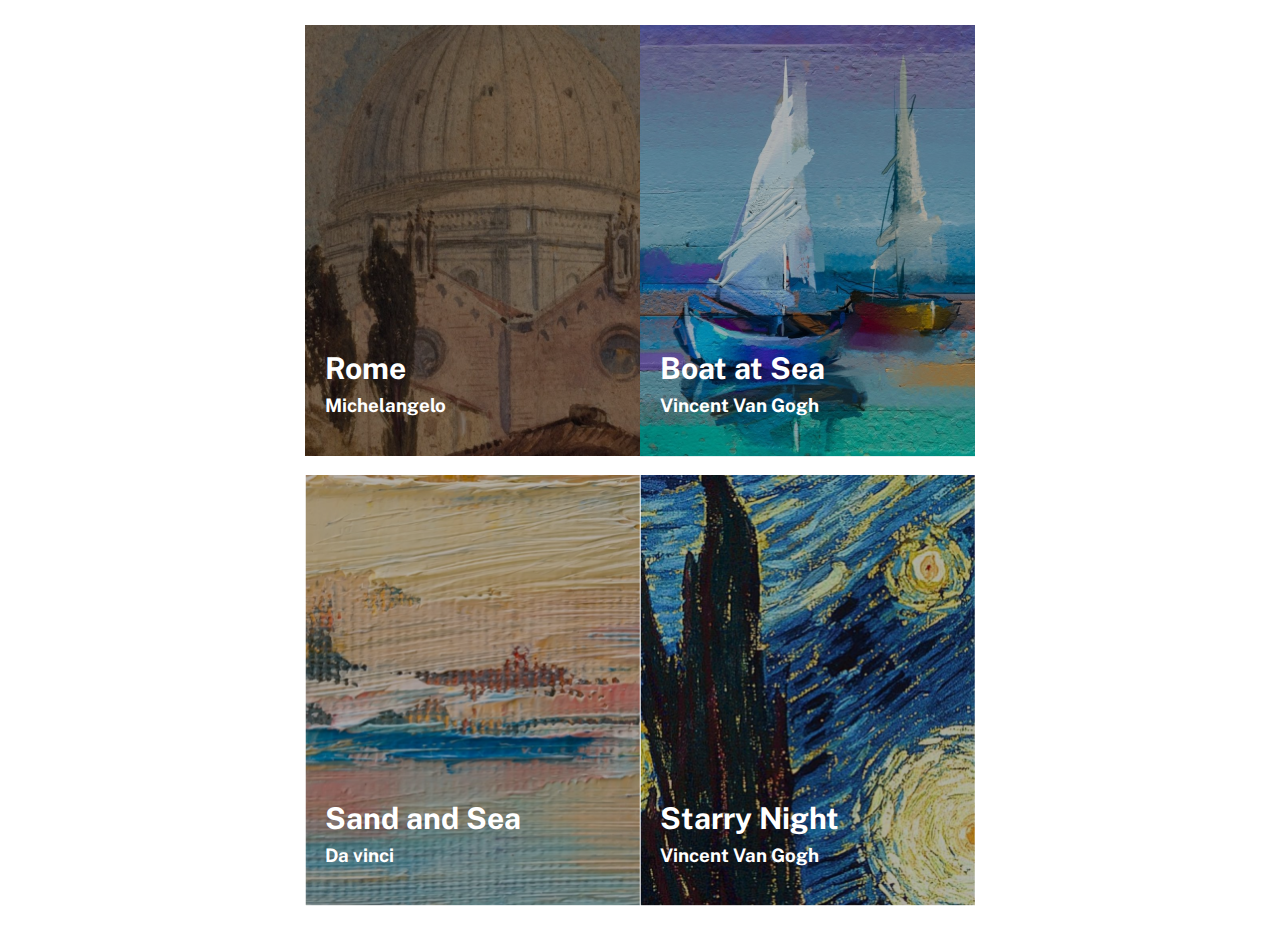
<file: exercicio-lista-de-imagens/index.html>
<!DOCTYPE html>
<html lang="en">

<head>
    <meta charset="UTF-8">
    <meta name="viewport" content="width=device-width, initial-scale=1.0">
    <title>Lista com imagens</title>

    <link rel="stylesheet" href="./src/css/reset.css">
    <link rel="stylesheet" href="./src/css/style.css">
    <link rel="stylesheet" href="./src/css/responsivo.css">

    <link rel="preconnect" href="https://fonts.googleapis.com">
    <link rel="preconnect" href="https://fonts.gstatic.com" crossorigin>
    <link href="https://fonts.googleapis.com/css2?family=Public+Sans:wght@700;300&display=swap" rel="stylesheet">
</head>

<body>
    <main>
        <section class="pinturas">
            <div class="pintura">
                <img src="./src/images/rome.png" alt="rome">
                <div class="informacao">
                    <h2 class="titulo">Rome</h2>
                    <h3 class="sub.titulo">Michelangelo</h3>
                </div>
            </div>
            <div class="pintura">
                <img src="./src/images/boat.png" alt="bote">
                <div class="informacao">
                    <h2 class="titulo">Boat at Sea</h2>
                    <h3 class="sub.titulo">Vincent Van Gogh</h3>
                </div>
            </div>
            <div class="pintura">
                <img src="./src/images/sand-and-sea.png" alt="sand-and-sea">
                <div class="informacao">
                    <h2 class="titulo">Sand and Sea</h2>
                    <h3 class="sub.titulo">Da vinci</h3>
                </div>
            </div>
            <div class="pintura">
                <img src="./src/images/starry-night.png" alt="starry-night">
                <div class="informacao">
                    <h2 class="titulo">Starry Night</h2>
                    <h3 class="sub.titulo">Vincent Van Gogh</h3>
                </div>
            </div>

        </section>
    </main>
</body>

</html>
</file>
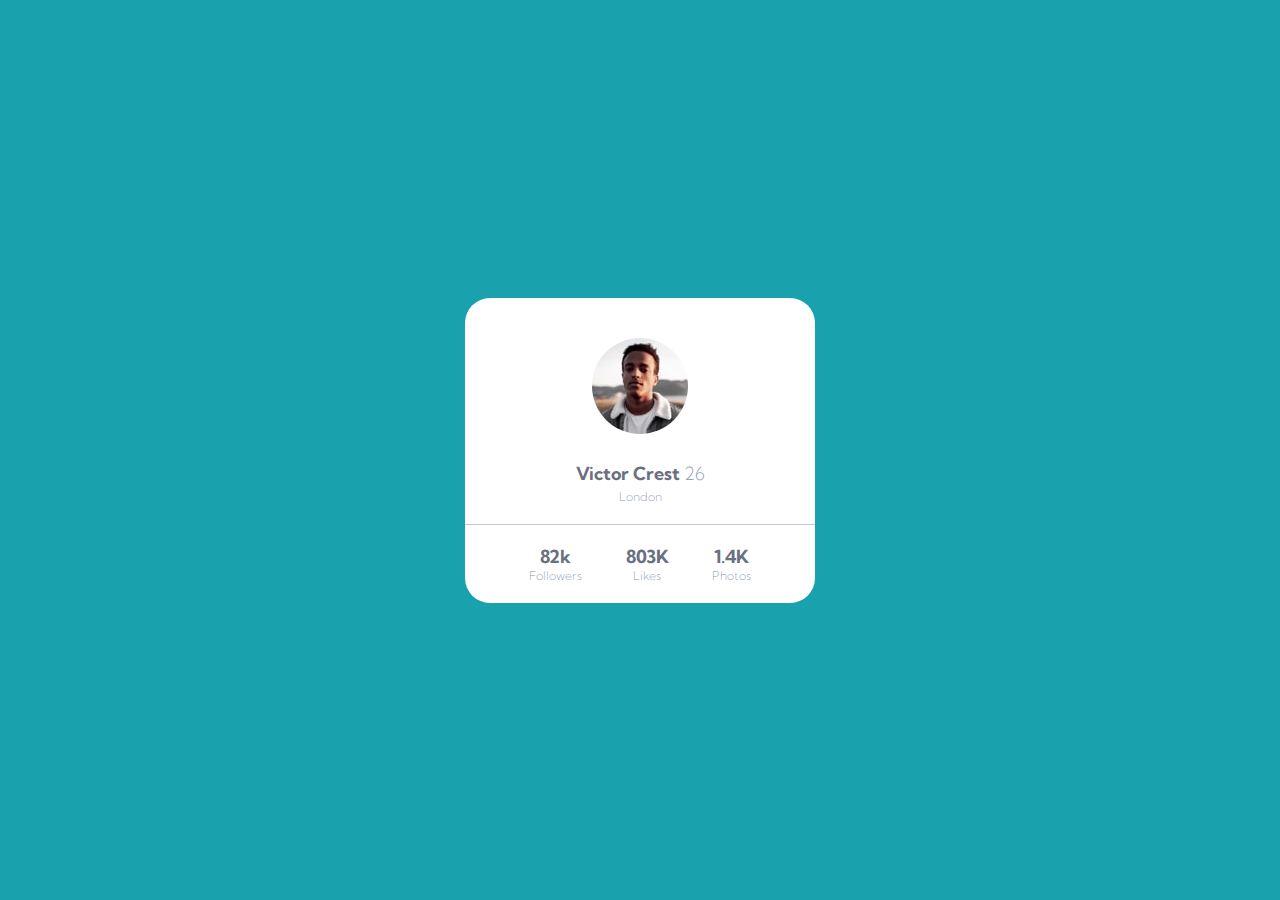
<file: exercicio-de-layout-youtube-com-grid/src/index.html>
<!DOCTYPE html>
<html lang="en">

<head>
    <meta charset="UTF-8">
    <meta name="viewport" content="width=device-width, initial-scale=1.0">
    <title>Exercício cartão de perfil </title>

    <link rel="stylesheet" href="./css/reset.css">
    <link rel="stylesheet" href="./css/style.css">

    <link rel="preconnect" href="https://fonts.googleapis.com">
    <link rel="preconnect" href="https://fonts.gstatic.com" crossorigin>
    <link href="https://fonts.googleapis.com/css2?family=Kumbh+Sans:wght@400;700&display=swap" rel="stylesheet" />
</head>

<body>
    <section class="container">
        <div class="perfil">
            <img class="perfil-foto" src="./images/image-victor.jpg" alt="">
            <h1 class="nome">Victor Crest <span>26</span></h1>
            <p>London</p>
        </div>
        <footer class="footer">
            <div class="informacao">
                <h2>82k</h2>
                <p>Followers</p>
            </div>
            <div class="informacao">
                <h2>803K</h2>
                <p>Likes</p>
            </div>
            <div class="informacao">
                <h2>1.4K</h2>
                <p>Photos</p>
            </div>
        </footer>
    </section>

</body>

</html>
</file>
<file: exercicio-lista-de-imagens/src/css/style.css>
body {
    font-family: 'Public Sans';
    color: #ffffff;

}

main {
    display: flex;
    justify-content: center;
    align-items: center;
    height: 100vh;

}

.pinturas {
    display: flex;
    justify-content: center;
    gap: 20px;
    flex-wrap: wrap;

}

.pinturas .pintura {
    width: 335px;
    height: 431px;
    position: relative;
}

.pinturas .pintura img {
    width: 100%;
}

.pinturas .pintura .informacao {
    position: absolute;
    bottom: 40px;
    left: 20px;
}

.pinturas .pintura .informacao .titulo {
    font-size: 30px;
    margin-bottom: 8px;
}

.picturas .pictura .informacao .sub-titulo {
    font-size: 17px;
    font-weight: 300;
}
</file>
<file: exercicio-lista-de-imagens/src/css/responsivo.css>
@media(max-width: 1440px) {
    .pinturas {
        max-width: 900px;
        margin-top: 50px;
        gap: 0;
        height: 100vh;
    }
}
</file>
<file: exercicio-de-layout-youtube-com-grid/src/css/style.css>
body{
    display: flex;
    justify-content: center;
    align-items: center;
    width: 100%;
    height: 100vh;
}
.container {
    display: flex;
    flex-wrap: wrap;
    flex-direction: column;
    background-color: #fff;
    width: 350px;
    border-radius: 25px;
}
h1{
    font-weight: 700;
    font-size: 18px;
    padding: 4px;
}

span{
    font-weight: 200;
    color:hsl(220, 20%, 60%);
    font-size: 18px;
}
.perfil{
    display: block;
    text-align: center;
    padding: 20px;
}
 .perfil-foto{    
    border-radius: 50%;
    justify-content: start; 
    padding: 20px;
}
h2{
    font-weight: 700;
    font-size: 18px;
}

p{
        font-weight: 200;
        color:hsl(220, 20%, 60%);
        font-size: 12px;
    
    }

.footer{
    padding: 20px;
    display:flex;
    align-items: flex-end;
    justify-content: space-evenly;
    text-align: center;
    border-top: 0.3px solid hsl(220, 20%, 80%);
}
</file>
